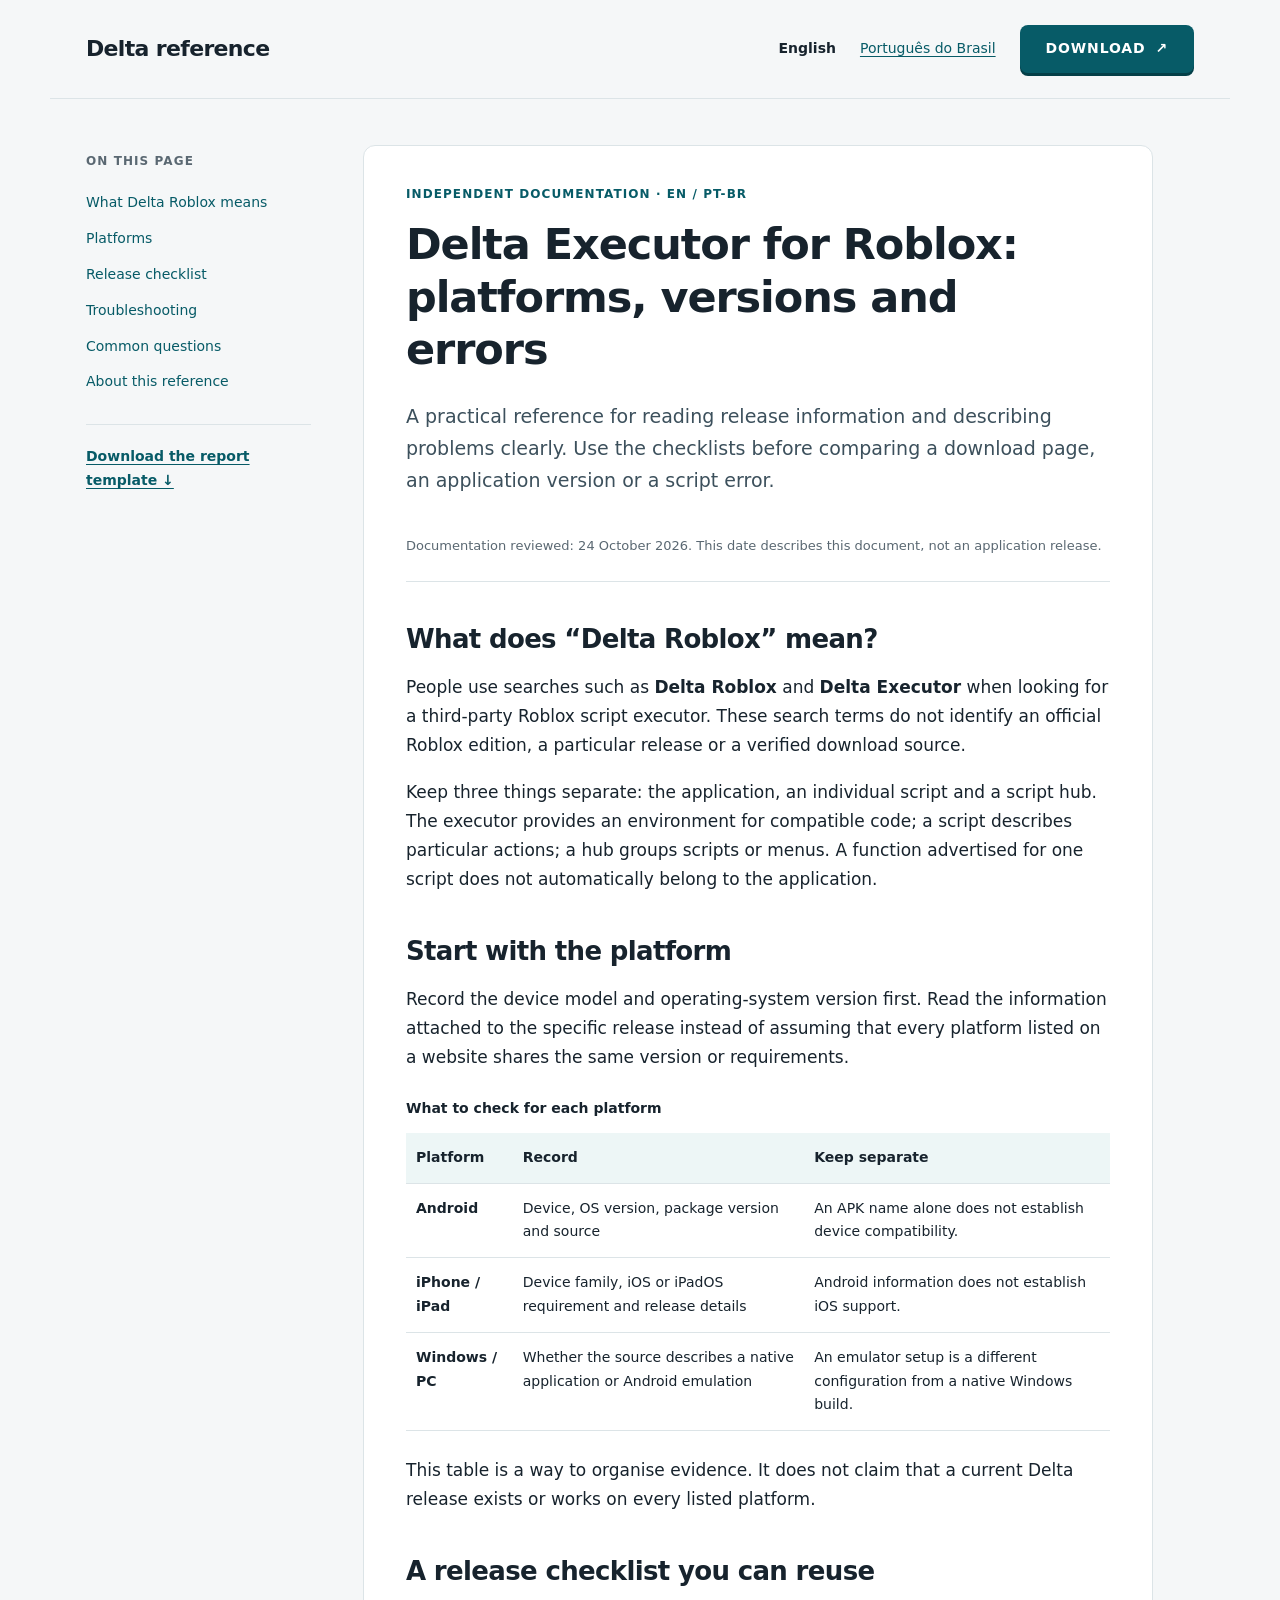
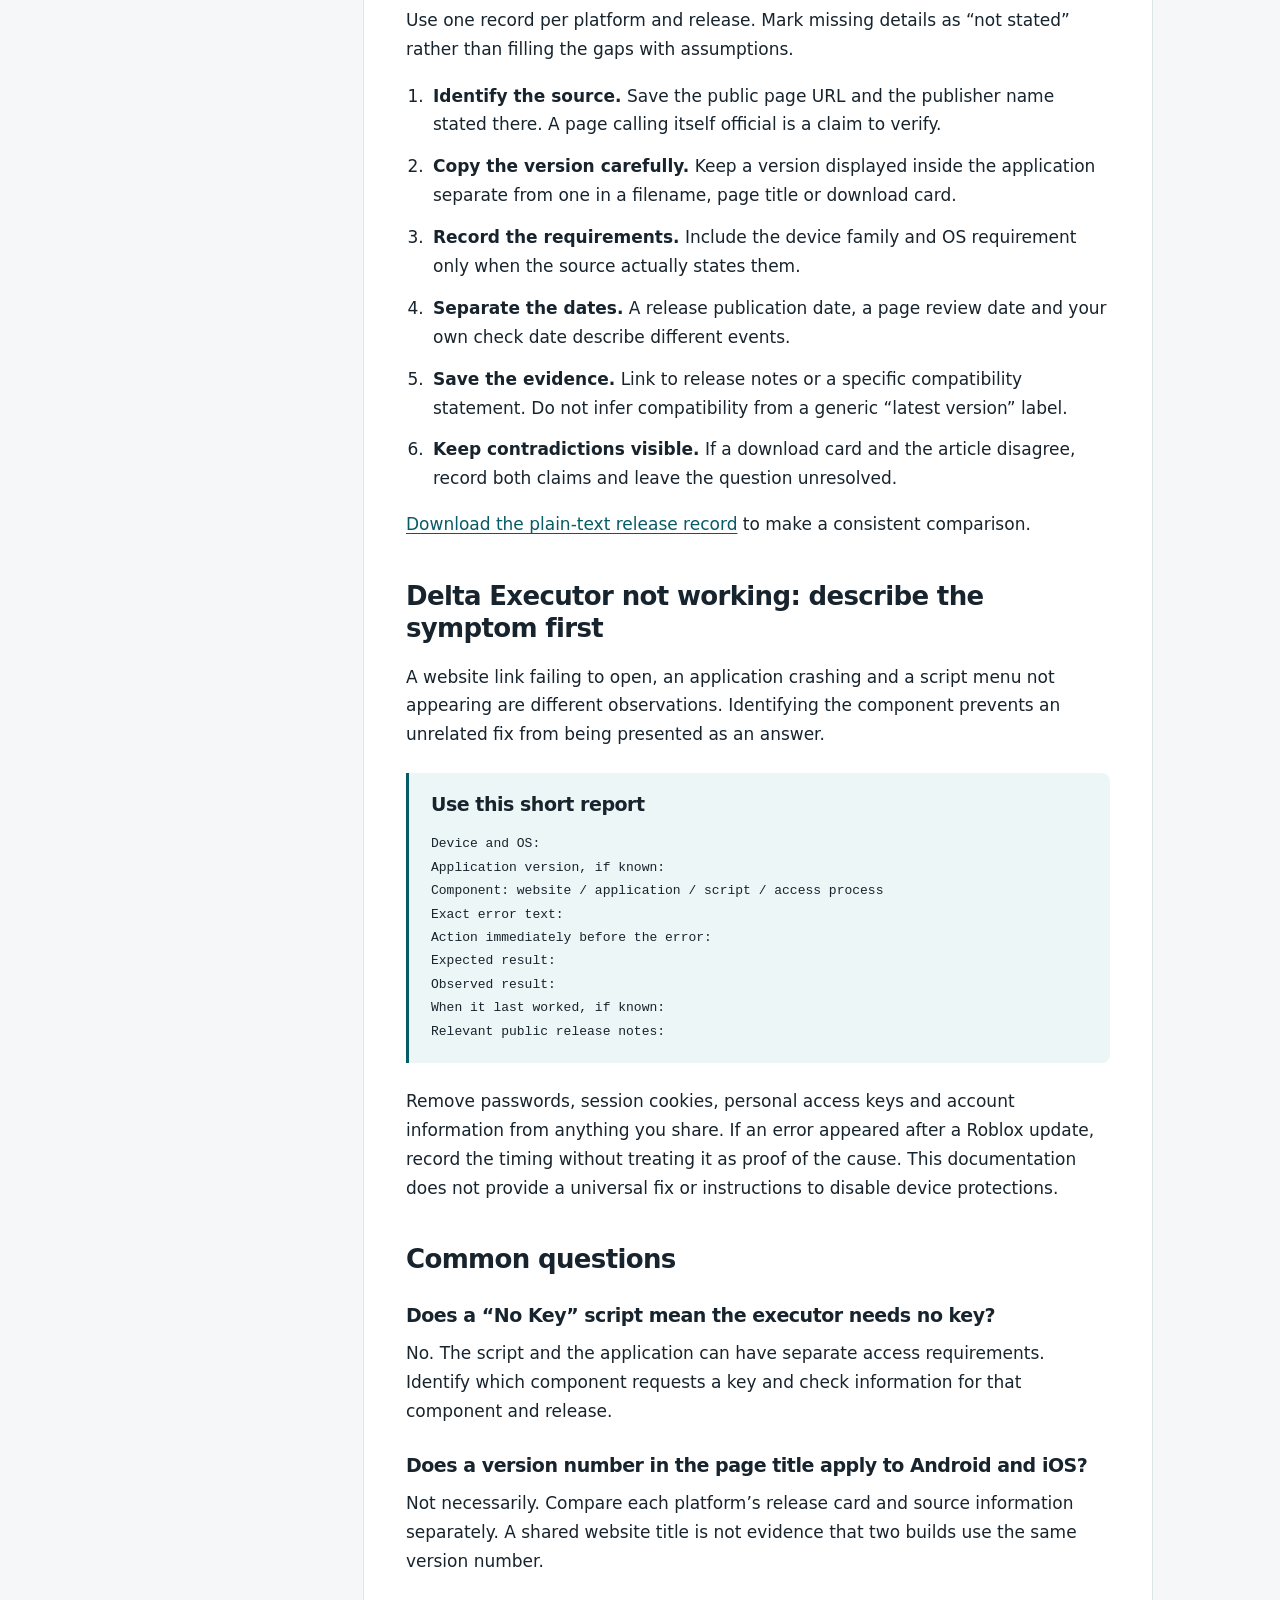
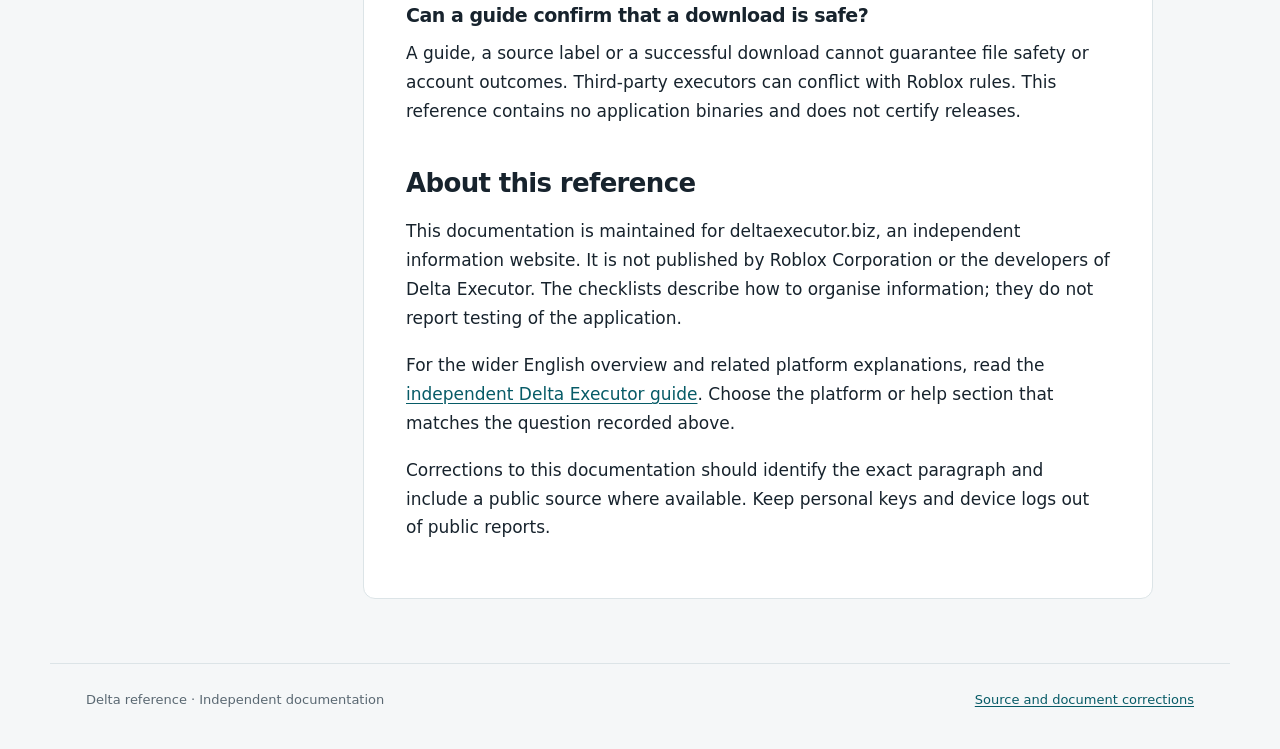
<file: index.html>
<!doctype html>
<html lang="en">
<head>
  <meta charset="utf-8">
  <meta name="viewport" content="width=device-width, initial-scale=1">
  <title>Delta Executor for Roblox: Platforms, Versions &amp; Errors</title>
  <meta name="description" content="An independent Delta Executor reference for Roblox: compare platform and release information, separate script errors, and use a clear troubleshooting report template.">
  <meta name="robots" content="index,follow">
  <link rel="canonical" href="https://bestrbxscripts-art.github.io/delta-executor-guide/">
  <link rel="alternate" hreflang="en" href="https://bestrbxscripts-art.github.io/delta-executor-guide/">
  <link rel="alternate" hreflang="pt-BR" href="https://bestrbxscripts-art.github.io/delta-executor-guide/pt-br.html">
  <link rel="alternate" hreflang="x-default" href="https://bestrbxscripts-art.github.io/delta-executor-guide/">
  <link rel="stylesheet" href="style.css">
</head>
<body>
  <a class="skip" href="#main">Skip to content</a>
  <header class="site-header"><a class="brand" href="./">Delta reference</a><div class="header-actions"><nav aria-label="Language"><span aria-current="page">English</span><a href="pt-br.html" lang="pt-BR" hreflang="pt-BR">Português do Brasil</a></nav><a class="download-cta" href="https://deltaexecutor.biz/" aria-label="DOWNLOAD — open the Delta Executor website">DOWNLOAD <span aria-hidden="true">↗</span></a></div></header>
  <div class="layout">
    <aside><p class="label">On this page</p><nav aria-label="Contents"><a href="#meaning">What Delta Roblox means</a><a href="#platforms">Platforms</a><a href="#release">Release checklist</a><a href="#errors">Troubleshooting</a><a href="#faq">Common questions</a><a href="#about">About this reference</a></nav><a class="download" href="problem-report.txt" download>Download the report template ↓</a></aside>
    <main id="main">
      <p class="eyebrow">Independent documentation · EN / PT-BR</p>
      <h1>Delta Executor for Roblox: platforms, versions and errors</h1>
      <p class="lead">A practical reference for reading release information and describing problems clearly. Use the checklists before comparing a download page, an application version or a script error.</p>
      <p class="updated">Documentation reviewed: 24 October 2026. This date describes this document, not an application release.</p>

      <section id="meaning"><h2>What does “Delta Roblox” mean?</h2><p>People use searches such as <strong>Delta Roblox</strong> and <strong>Delta Executor</strong> when looking for a third-party Roblox script executor. These search terms do not identify an official Roblox edition, a particular release or a verified download source.</p><p>Keep three things separate: the application, an individual script and a script hub. The executor provides an environment for compatible code; a script describes particular actions; a hub groups scripts or menus. A function advertised for one script does not automatically belong to the application.</p></section>

      <section id="platforms"><h2>Start with the platform</h2><p>Record the device model and operating-system version first. Read the information attached to the specific release instead of assuming that every platform listed on a website shares the same version or requirements.</p><div class="table-wrap"><table><caption>What to check for each platform</caption><thead><tr><th>Platform</th><th>Record</th><th>Keep separate</th></tr></thead><tbody><tr><td>Android</td><td>Device, OS version, package version and source</td><td>An APK name alone does not establish device compatibility.</td></tr><tr><td>iPhone / iPad</td><td>Device family, iOS or iPadOS requirement and release details</td><td>Android information does not establish iOS support.</td></tr><tr><td>Windows / PC</td><td>Whether the source describes a native application or Android emulation</td><td>An emulator setup is a different configuration from a native Windows build.</td></tr></tbody></table></div><p>This table is a way to organise evidence. It does not claim that a current Delta release exists or works on every listed platform.</p></section>

      <section id="release"><h2>A release checklist you can reuse</h2><p>Use one record per platform and release. Mark missing details as “not stated” rather than filling the gaps with assumptions.</p><ol><li><strong>Identify the source.</strong> Save the public page URL and the publisher name stated there. A page calling itself official is a claim to verify.</li><li><strong>Copy the version carefully.</strong> Keep a version displayed inside the application separate from one in a filename, page title or download card.</li><li><strong>Record the requirements.</strong> Include the device family and OS requirement only when the source actually states them.</li><li><strong>Separate the dates.</strong> A release publication date, a page review date and your own check date describe different events.</li><li><strong>Save the evidence.</strong> Link to release notes or a specific compatibility statement. Do not infer compatibility from a generic “latest version” label.</li><li><strong>Keep contradictions visible.</strong> If a download card and the article disagree, record both claims and leave the question unresolved.</li></ol><p><a href="release-record.txt" download>Download the plain-text release record</a> to make a consistent comparison.</p></section>

      <section id="errors"><h2>Delta Executor not working: describe the symptom first</h2><p>A website link failing to open, an application crashing and a script menu not appearing are different observations. Identifying the component prevents an unrelated fix from being presented as an answer.</p><div class="callout"><h3>Use this short report</h3><pre>Device and OS:
Application version, if known:
Component: website / application / script / access process
Exact error text:
Action immediately before the error:
Expected result:
Observed result:
When it last worked, if known:
Relevant public release notes:</pre></div><p>Remove passwords, session cookies, personal access keys and account information from anything you share. If an error appeared after a Roblox update, record the timing without treating it as proof of the cause. This documentation does not provide a universal fix or instructions to disable device protections.</p></section>

      <section id="faq"><h2>Common questions</h2><h3>Does a “No Key” script mean the executor needs no key?</h3><p>No. The script and the application can have separate access requirements. Identify which component requests a key and check information for that component and release.</p><h3>Does a version number in the page title apply to Android and iOS?</h3><p>Not necessarily. Compare each platform’s release card and source information separately. A shared website title is not evidence that two builds use the same version number.</p><h3>Can a guide confirm that a download is safe?</h3><p>A guide, a source label or a successful download cannot guarantee file safety or account outcomes. Third-party executors can conflict with Roblox rules. This reference contains no application binaries and does not certify releases.</p></section>

      <section id="about"><h2>About this reference</h2><p>This documentation is maintained for deltaexecutor.biz, an independent information website. It is not published by Roblox Corporation or the developers of Delta Executor. The checklists describe how to organise information; they do not report testing of the application.</p><p>For the wider English overview and related platform explanations, read the <a href="https://deltaexecutor.biz/">independent Delta Executor guide</a>. Choose the platform or help section that matches the question recorded above.</p><p>Corrections to this documentation should identify the exact paragraph and include a public source where available. Keep personal keys and device logs out of public reports.</p></section>
    </main>
  </div>
  <footer><span>Delta reference · Independent documentation</span><a href="https://github.com/bestrbxscripts-art/delta-executor-guide">Source and document corrections</a></footer>
</body>
</html>
</file>
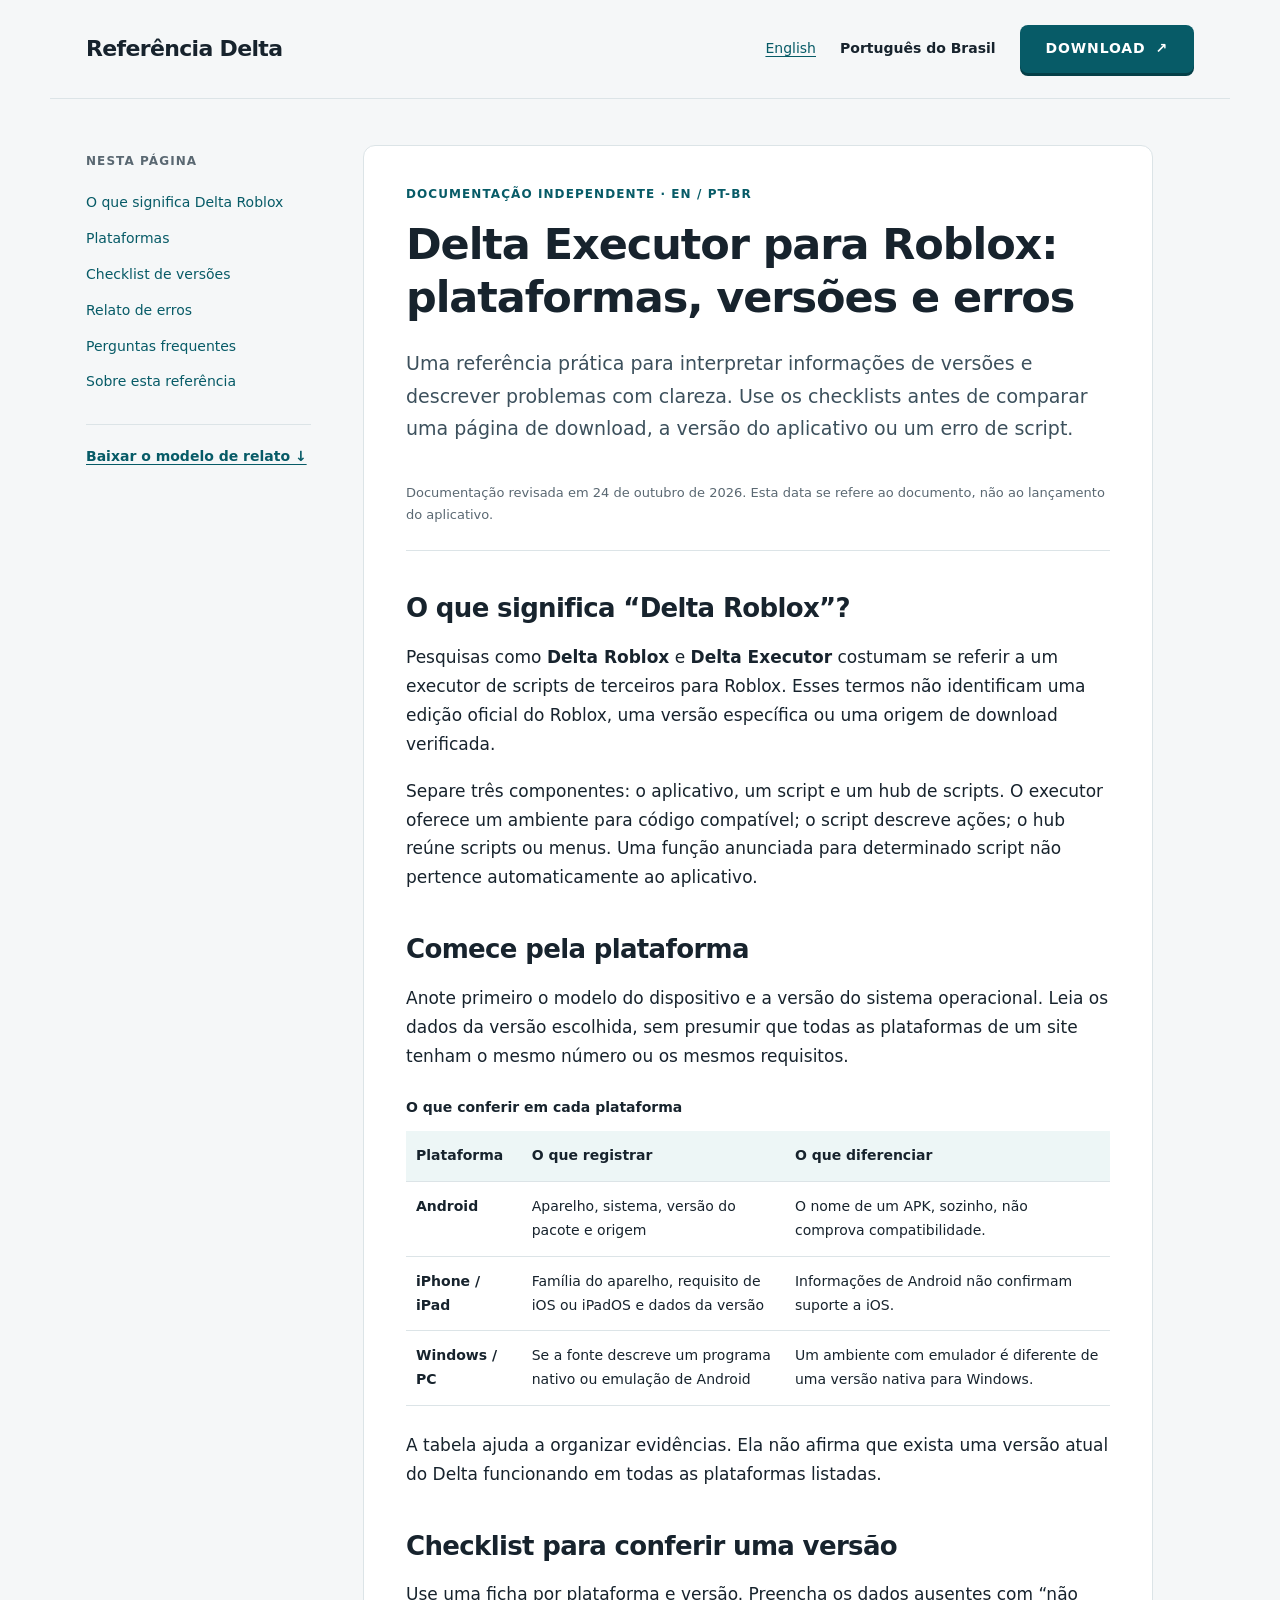
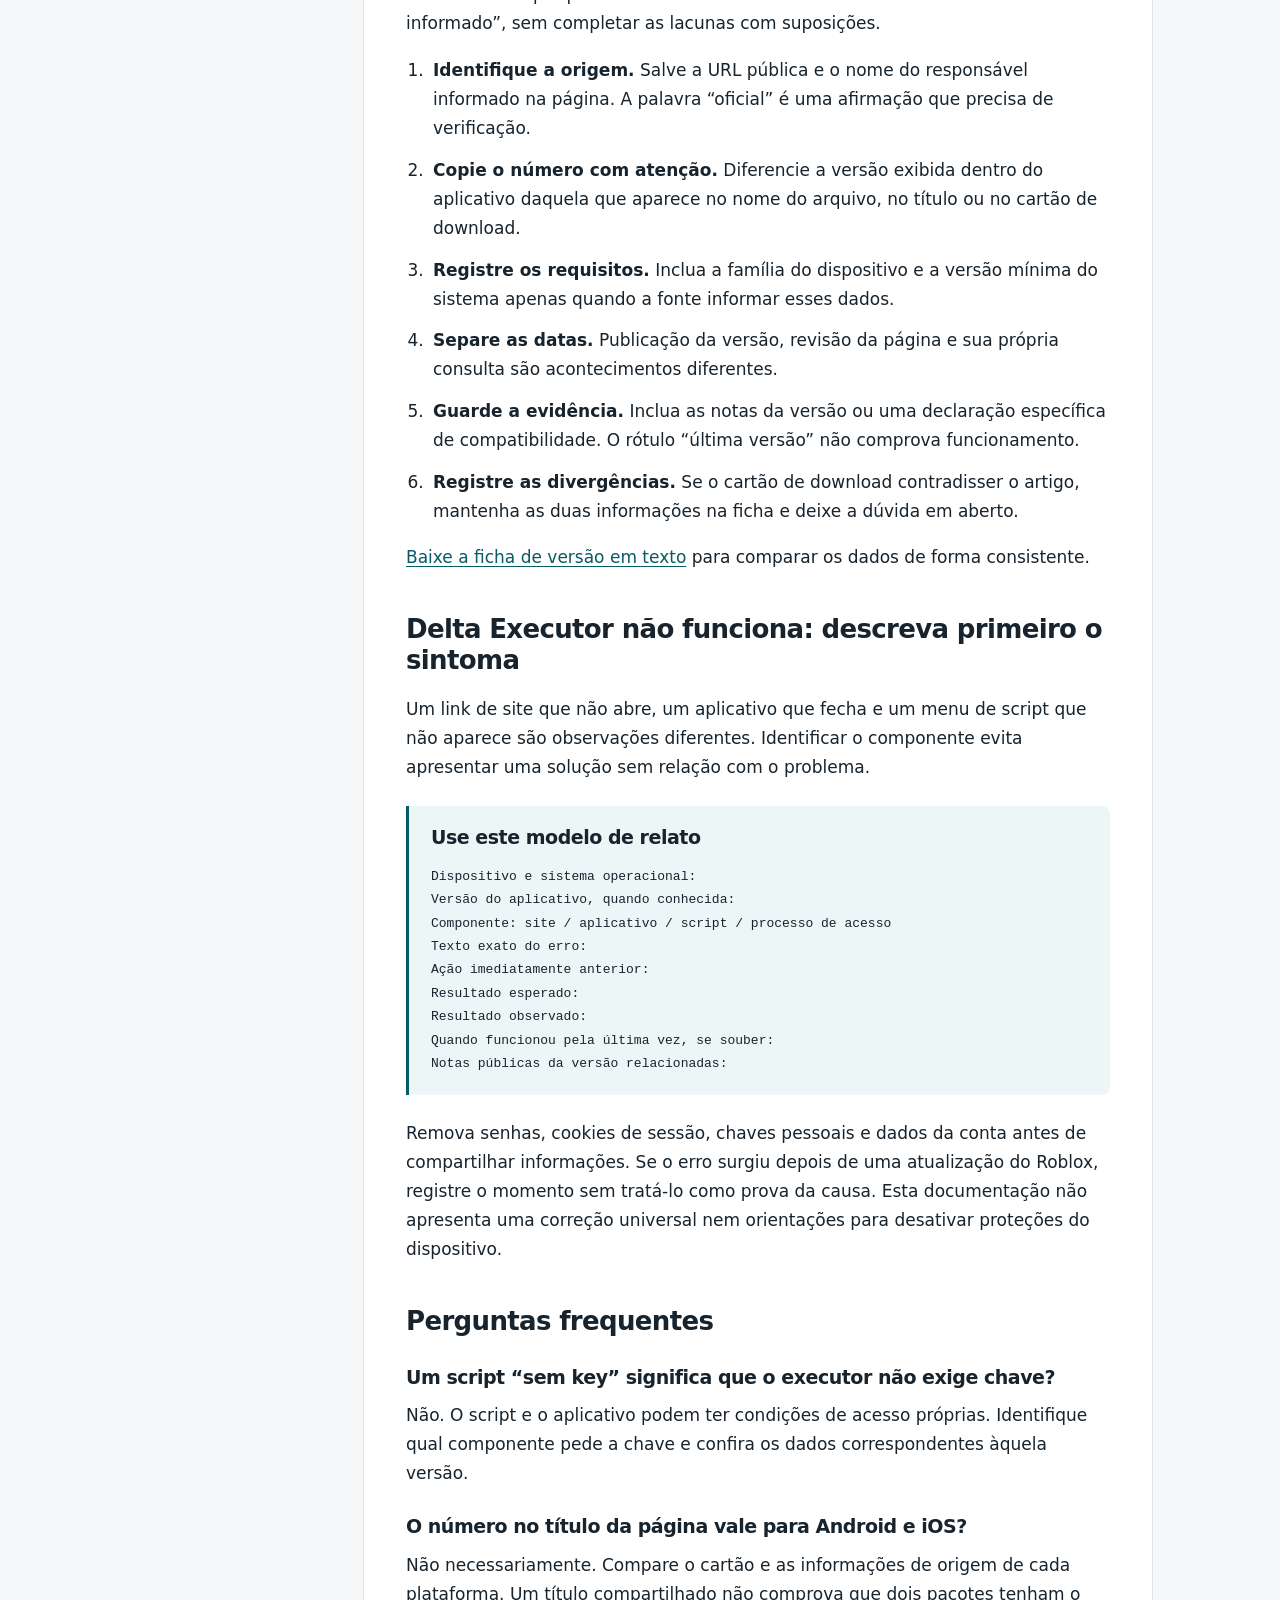
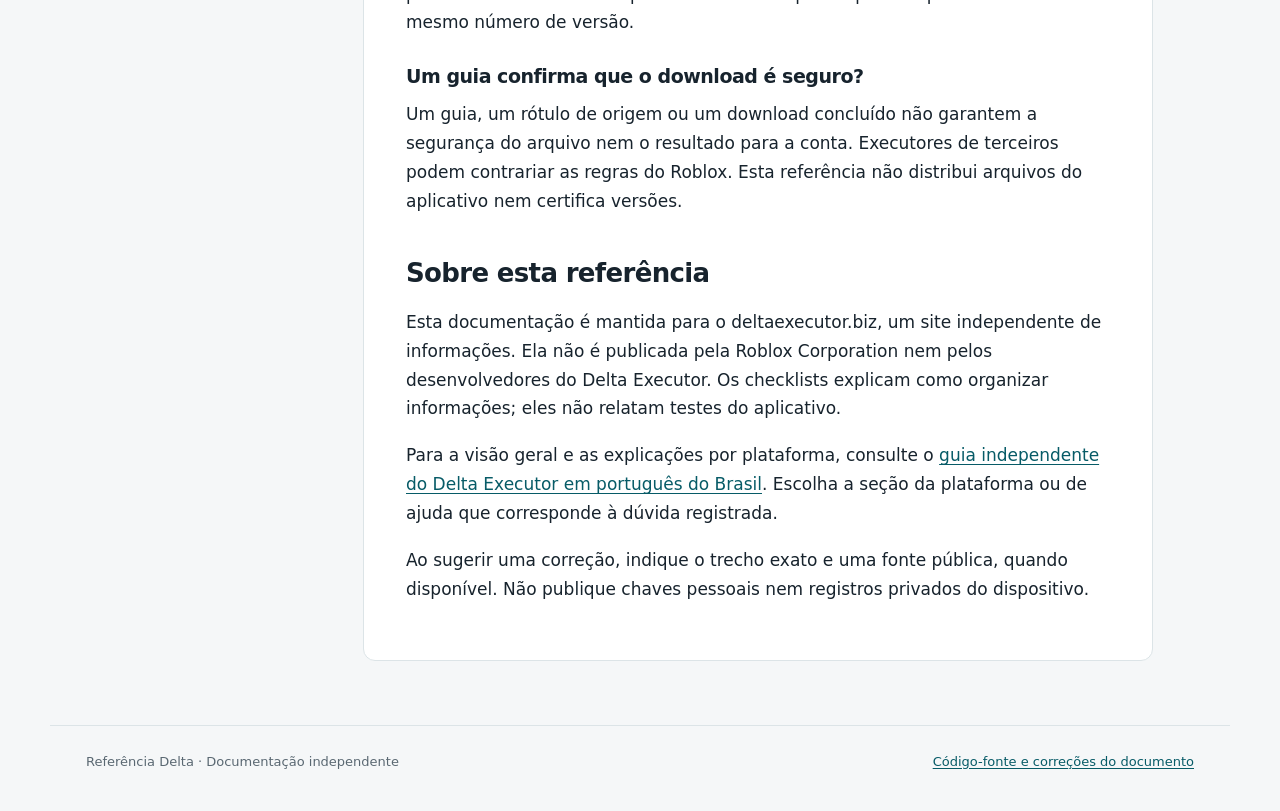
<file: pt-br.html>
<!doctype html>
<html lang="pt-BR">
<head>
  <meta charset="utf-8">
  <meta name="viewport" content="width=device-width, initial-scale=1">
  <title>Delta Executor para Roblox: Plataformas, Versões e Erros</title>
  <meta name="description" content="Referência independente do Delta Executor para Roblox: confira informações de plataformas e versões e use um modelo para relatar erros com clareza.">
  <meta name="robots" content="index,follow">
  <link rel="canonical" href="https://bestrbxscripts-art.github.io/delta-executor-guide/pt-br.html">
  <link rel="alternate" hreflang="en" href="https://bestrbxscripts-art.github.io/delta-executor-guide/">
  <link rel="alternate" hreflang="pt-BR" href="https://bestrbxscripts-art.github.io/delta-executor-guide/pt-br.html">
  <link rel="alternate" hreflang="x-default" href="https://bestrbxscripts-art.github.io/delta-executor-guide/">
  <link rel="stylesheet" href="style.css">
</head>
<body>
  <a class="skip" href="#main">Ir para o conteúdo</a>
  <header class="site-header"><a class="brand" href="pt-br.html">Referência Delta</a><div class="header-actions"><nav aria-label="Idioma"><a href="./" lang="en" hreflang="en">English</a><span aria-current="page">Português do Brasil</span></nav><a class="download-cta" href="https://deltaexecutor.biz/pt-br/" aria-label="DOWNLOAD — abrir o site do Delta Executor">DOWNLOAD <span aria-hidden="true">↗</span></a></div></header>
  <div class="layout">
    <aside><p class="label">Nesta página</p><nav aria-label="Conteúdo"><a href="#meaning">O que significa Delta Roblox</a><a href="#platforms">Plataformas</a><a href="#release">Checklist de versões</a><a href="#errors">Relato de erros</a><a href="#faq">Perguntas frequentes</a><a href="#about">Sobre esta referência</a></nav><a class="download" href="problem-report.txt" download>Baixar o modelo de relato ↓</a></aside>
    <main id="main">
      <p class="eyebrow">Documentação independente · EN / PT-BR</p>
      <h1>Delta Executor para Roblox: plataformas, versões e erros</h1>
      <p class="lead">Uma referência prática para interpretar informações de versões e descrever problemas com clareza. Use os checklists antes de comparar uma página de download, a versão do aplicativo ou um erro de script.</p>
      <p class="updated">Documentação revisada em 24 de outubro de 2026. Esta data se refere ao documento, não ao lançamento do aplicativo.</p>

      <section id="meaning"><h2>O que significa “Delta Roblox”?</h2><p>Pesquisas como <strong>Delta Roblox</strong> e <strong>Delta Executor</strong> costumam se referir a um executor de scripts de terceiros para Roblox. Esses termos não identificam uma edição oficial do Roblox, uma versão específica ou uma origem de download verificada.</p><p>Separe três componentes: o aplicativo, um script e um hub de scripts. O executor oferece um ambiente para código compatível; o script descreve ações; o hub reúne scripts ou menus. Uma função anunciada para determinado script não pertence automaticamente ao aplicativo.</p></section>

      <section id="platforms"><h2>Comece pela plataforma</h2><p>Anote primeiro o modelo do dispositivo e a versão do sistema operacional. Leia os dados da versão escolhida, sem presumir que todas as plataformas de um site tenham o mesmo número ou os mesmos requisitos.</p><div class="table-wrap"><table><caption>O que conferir em cada plataforma</caption><thead><tr><th>Plataforma</th><th>O que registrar</th><th>O que diferenciar</th></tr></thead><tbody><tr><td>Android</td><td>Aparelho, sistema, versão do pacote e origem</td><td>O nome de um APK, sozinho, não comprova compatibilidade.</td></tr><tr><td>iPhone / iPad</td><td>Família do aparelho, requisito de iOS ou iPadOS e dados da versão</td><td>Informações de Android não confirmam suporte a iOS.</td></tr><tr><td>Windows / PC</td><td>Se a fonte descreve um programa nativo ou emulação de Android</td><td>Um ambiente com emulador é diferente de uma versão nativa para Windows.</td></tr></tbody></table></div><p>A tabela ajuda a organizar evidências. Ela não afirma que exista uma versão atual do Delta funcionando em todas as plataformas listadas.</p></section>

      <section id="release"><h2>Checklist para conferir uma versão</h2><p>Use uma ficha por plataforma e versão. Preencha os dados ausentes com “não informado”, sem completar as lacunas com suposições.</p><ol><li><strong>Identifique a origem.</strong> Salve a URL pública e o nome do responsável informado na página. A palavra “oficial” é uma afirmação que precisa de verificação.</li><li><strong>Copie o número com atenção.</strong> Diferencie a versão exibida dentro do aplicativo daquela que aparece no nome do arquivo, no título ou no cartão de download.</li><li><strong>Registre os requisitos.</strong> Inclua a família do dispositivo e a versão mínima do sistema apenas quando a fonte informar esses dados.</li><li><strong>Separe as datas.</strong> Publicação da versão, revisão da página e sua própria consulta são acontecimentos diferentes.</li><li><strong>Guarde a evidência.</strong> Inclua as notas da versão ou uma declaração específica de compatibilidade. O rótulo “última versão” não comprova funcionamento.</li><li><strong>Registre as divergências.</strong> Se o cartão de download contradisser o artigo, mantenha as duas informações na ficha e deixe a dúvida em aberto.</li></ol><p><a href="release-record.txt" download>Baixe a ficha de versão em texto</a> para comparar os dados de forma consistente.</p></section>

      <section id="errors"><h2>Delta Executor não funciona: descreva primeiro o sintoma</h2><p>Um link de site que não abre, um aplicativo que fecha e um menu de script que não aparece são observações diferentes. Identificar o componente evita apresentar uma solução sem relação com o problema.</p><div class="callout"><h3>Use este modelo de relato</h3><pre>Dispositivo e sistema operacional:
Versão do aplicativo, quando conhecida:
Componente: site / aplicativo / script / processo de acesso
Texto exato do erro:
Ação imediatamente anterior:
Resultado esperado:
Resultado observado:
Quando funcionou pela última vez, se souber:
Notas públicas da versão relacionadas:</pre></div><p>Remova senhas, cookies de sessão, chaves pessoais e dados da conta antes de compartilhar informações. Se o erro surgiu depois de uma atualização do Roblox, registre o momento sem tratá-lo como prova da causa. Esta documentação não apresenta uma correção universal nem orientações para desativar proteções do dispositivo.</p></section>

      <section id="faq"><h2>Perguntas frequentes</h2><h3>Um script “sem key” significa que o executor não exige chave?</h3><p>Não. O script e o aplicativo podem ter condições de acesso próprias. Identifique qual componente pede a chave e confira os dados correspondentes àquela versão.</p><h3>O número no título da página vale para Android e iOS?</h3><p>Não necessariamente. Compare o cartão e as informações de origem de cada plataforma. Um título compartilhado não comprova que dois pacotes tenham o mesmo número de versão.</p><h3>Um guia confirma que o download é seguro?</h3><p>Um guia, um rótulo de origem ou um download concluído não garantem a segurança do arquivo nem o resultado para a conta. Executores de terceiros podem contrariar as regras do Roblox. Esta referência não distribui arquivos do aplicativo nem certifica versões.</p></section>

      <section id="about"><h2>Sobre esta referência</h2><p>Esta documentação é mantida para o deltaexecutor.biz, um site independente de informações. Ela não é publicada pela Roblox Corporation nem pelos desenvolvedores do Delta Executor. Os checklists explicam como organizar informações; eles não relatam testes do aplicativo.</p><p>Para a visão geral e as explicações por plataforma, consulte o <a href="https://deltaexecutor.biz/pt-br/">guia independente do Delta Executor em português do Brasil</a>. Escolha a seção da plataforma ou de ajuda que corresponde à dúvida registrada.</p><p>Ao sugerir uma correção, indique o trecho exato e uma fonte pública, quando disponível. Não publique chaves pessoais nem registros privados do dispositivo.</p></section>
    </main>
  </div>
  <footer><span>Referência Delta · Documentação independente</span><a href="https://github.com/bestrbxscripts-art/delta-executor-guide">Código-fonte e correções do documento</a></footer>
</body>
</html>
</file>
<file: style.css>
:root{color-scheme:light;--ink:#17232d;--muted:#5a6872;--line:#dce4e7;--accent:#075b67;--soft:#edf6f6;--paper:#fff;--bg:#f5f7f8}*{box-sizing:border-box}html{scroll-behavior:smooth;scroll-padding-top:2rem}body{margin:0;background:var(--bg);color:var(--ink);font-family:system-ui,-apple-system,"Segoe UI",sans-serif;font-size:17px;line-height:1.7}a{color:var(--accent);text-underline-offset:.18em}a:hover{text-decoration-thickness:2px}a:focus-visible{outline:3px solid #d88e00;outline-offset:4px;border-radius:2px}.skip{position:absolute;top:-100px;left:20px;background:white;padding:12px;z-index:2}.skip:focus{top:12px}.site-header{max-width:1180px;margin:auto;padding:25px 36px;display:flex;justify-content:space-between;align-items:center;gap:24px;border-bottom:1px solid var(--line)}.brand{font-weight:750;letter-spacing:-.03em;color:var(--ink);text-decoration:none;font-size:22px}.site-header nav{display:flex;gap:24px;font-size:14px;flex-wrap:wrap}.site-header [aria-current]{font-weight:700}.layout{max-width:1180px;display:grid;grid-template-columns:225px minmax(0,1fr);gap:52px;margin:auto;padding:46px 36px 64px}aside{font-size:14px;padding-top:6px}aside nav{display:grid;gap:12px}aside nav a{text-decoration:none}aside nav a:hover{text-decoration:underline}.label,.eyebrow{font-size:12px;letter-spacing:.09em;text-transform:uppercase;font-weight:700;color:var(--muted)}.label{margin:0 0 20px}.download{display:block;margin-top:30px;padding-top:20px;border-top:1px solid var(--line);font-weight:650}main{max-width:790px;min-width:0;background:var(--paper);border:1px solid var(--line);border-radius:12px;padding:38px 42px}.eyebrow{margin:0 0 14px;color:var(--accent)}h1,h2,h3{line-height:1.22;letter-spacing:-.025em}h1{font-size:clamp(30px,4vw,43px);margin:0 0 24px}h2{font-size:26px;margin:0 0 18px}h3{font-size:19px;margin:28px 0 12px}.lead{font-size:19px;color:#3c505c;margin-bottom:22px}.updated{font-size:13px;color:var(--muted);padding:16px 0 24px;border-bottom:1px solid var(--line)}section{margin-top:42px}p{margin:0 0 18px}li{padding-left:4px;margin:0 0 13px}ol{padding-left:23px}.table-wrap{overflow-x:auto;margin:25px 0}table{width:100%;border-collapse:collapse;font-size:14px;text-align:left}caption{text-align:left;font-weight:700;margin-bottom:12px}th,td{vertical-align:top;border-bottom:1px solid var(--line);padding:13px 10px}th{background:var(--soft)}td:first-child{font-weight:650;min-width:90px}.callout{background:var(--soft);border-left:3px solid var(--accent);border-radius:0 8px 8px 0;padding:20px 22px;margin:24px 0}.callout h3{margin:0 0 16px}pre{white-space:pre-wrap;overflow-wrap:anywhere;font-family:ui-monospace,"Cascadia Code",Consolas,monospace;font-size:13px;line-height:1.8;margin:0}footer{max-width:1180px;margin:auto;padding:25px 36px 38px;display:flex;justify-content:space-between;gap:20px;border-top:1px solid var(--line);font-size:13px;color:var(--muted)}@media(max-width:850px){.layout{grid-template-columns:1fr;gap:26px;padding:26px 22px 44px}.site-header{padding:20px 22px;align-items:flex-start}.site-header nav{gap:14px}aside{padding:0}aside nav{display:flex;flex-wrap:wrap;gap:9px 20px}.label{margin-bottom:10px}.download{display:inline-block;margin-top:16px;padding-top:12px}main{max-width:none;padding:28px 24px}footer{padding:24px 22px;flex-direction:column;gap:8px}}@media(max-width:480px){body{font-size:16px}.site-header{flex-direction:column;gap:10px}.layout{padding:23px 14px 35px}main{padding:25px 20px}.lead{font-size:18px}h2{font-size:24px}}@media(prefers-reduced-motion:reduce){html{scroll-behavior:auto}}@media print{body{background:white}aside,.site-header nav,.skip{display:none}.layout{display:block;padding:0}main{max-width:none;border:0;padding:0}footer{margin-top:30px}a{color:inherit}.callout{break-inside:avoid}h2,h3{break-after:avoid}}
.header-actions{display:flex;align-items:center;justify-content:flex-end;gap:24px;flex-wrap:wrap}.download-cta{display:inline-flex;align-items:center;justify-content:center;gap:10px;min-height:48px;padding:12px 26px;border-radius:8px;background:var(--accent);color:#fff;font-size:14px;font-weight:800;letter-spacing:.06em;text-decoration:none;box-shadow:0 3px 0 #043f48}.download-cta:hover{background:#043f48;text-decoration:none}.download-cta:focus-visible{outline:3px solid #d88e00;outline-offset:5px}@media(max-width:480px){.header-actions{width:100%;justify-content:flex-start;gap:16px}.download-cta{flex:1 0 100%}}@media print{.download-cta{display:none}}
</file>
